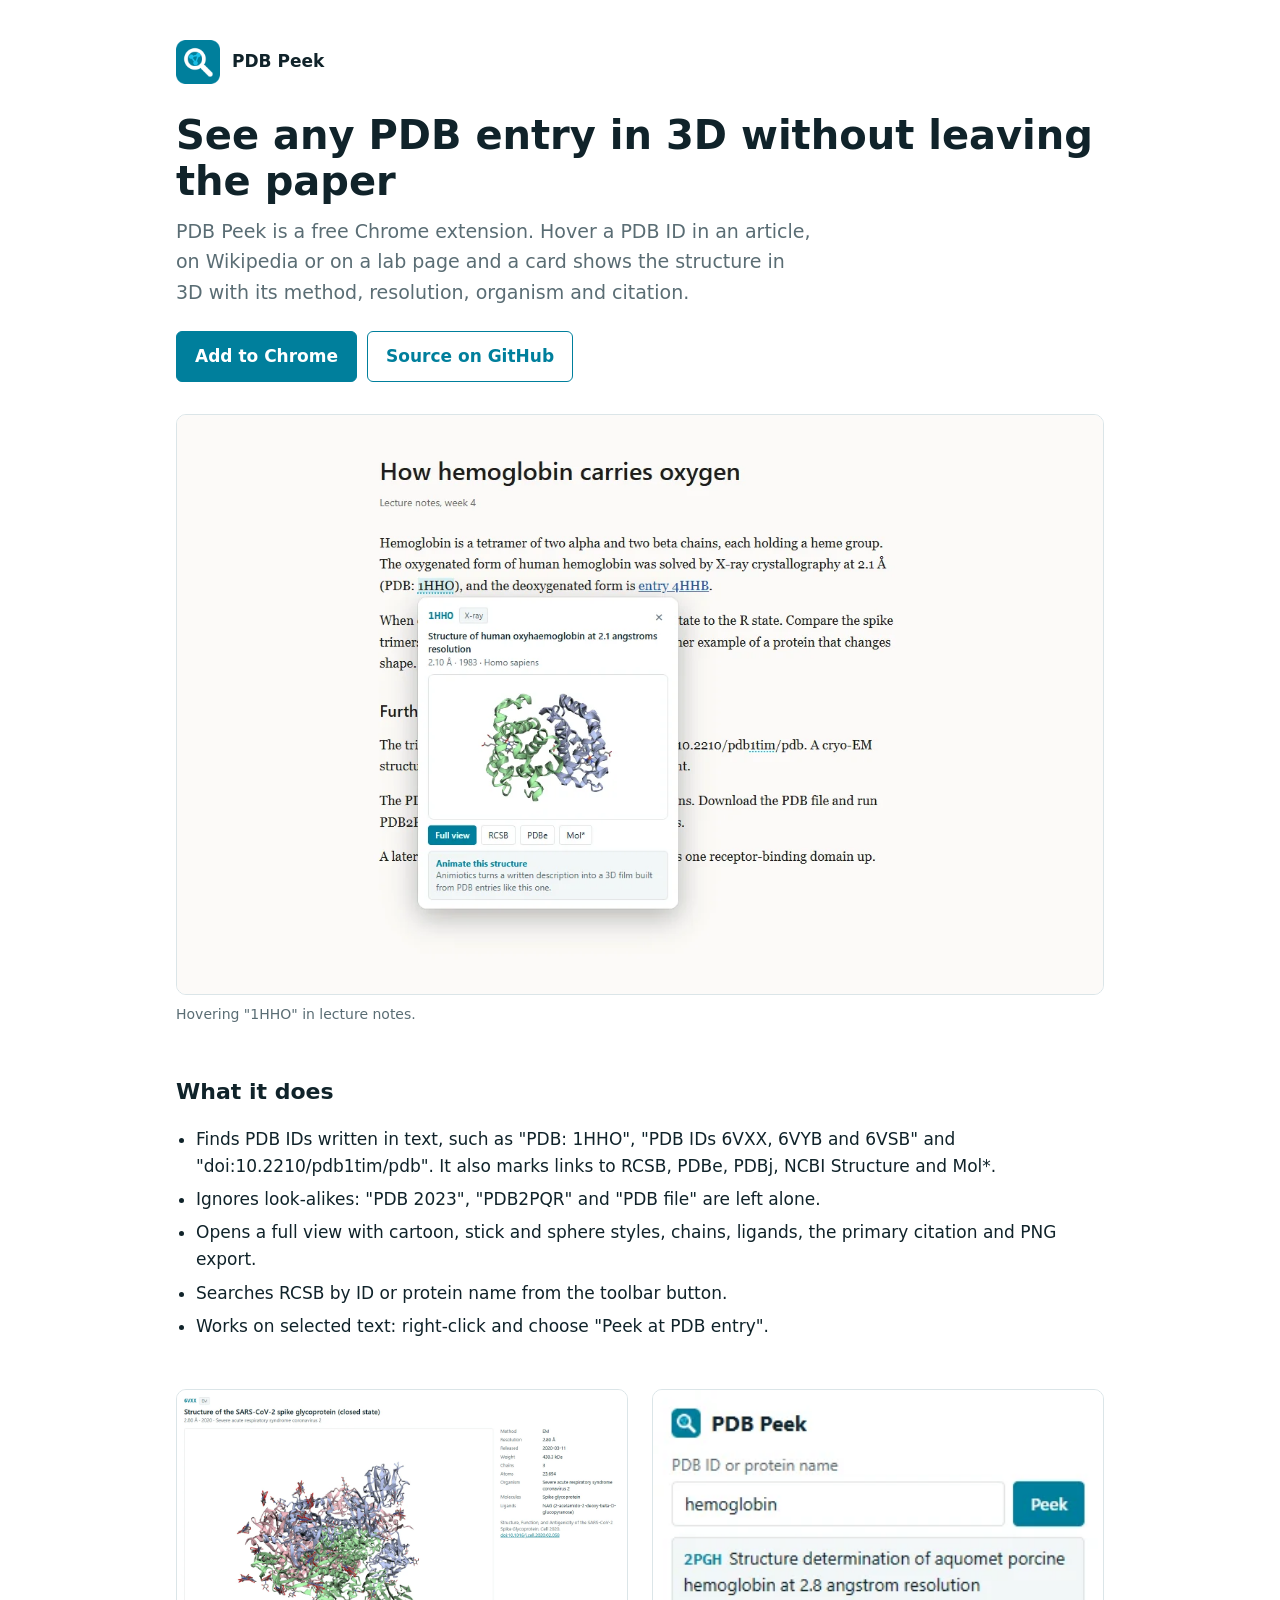
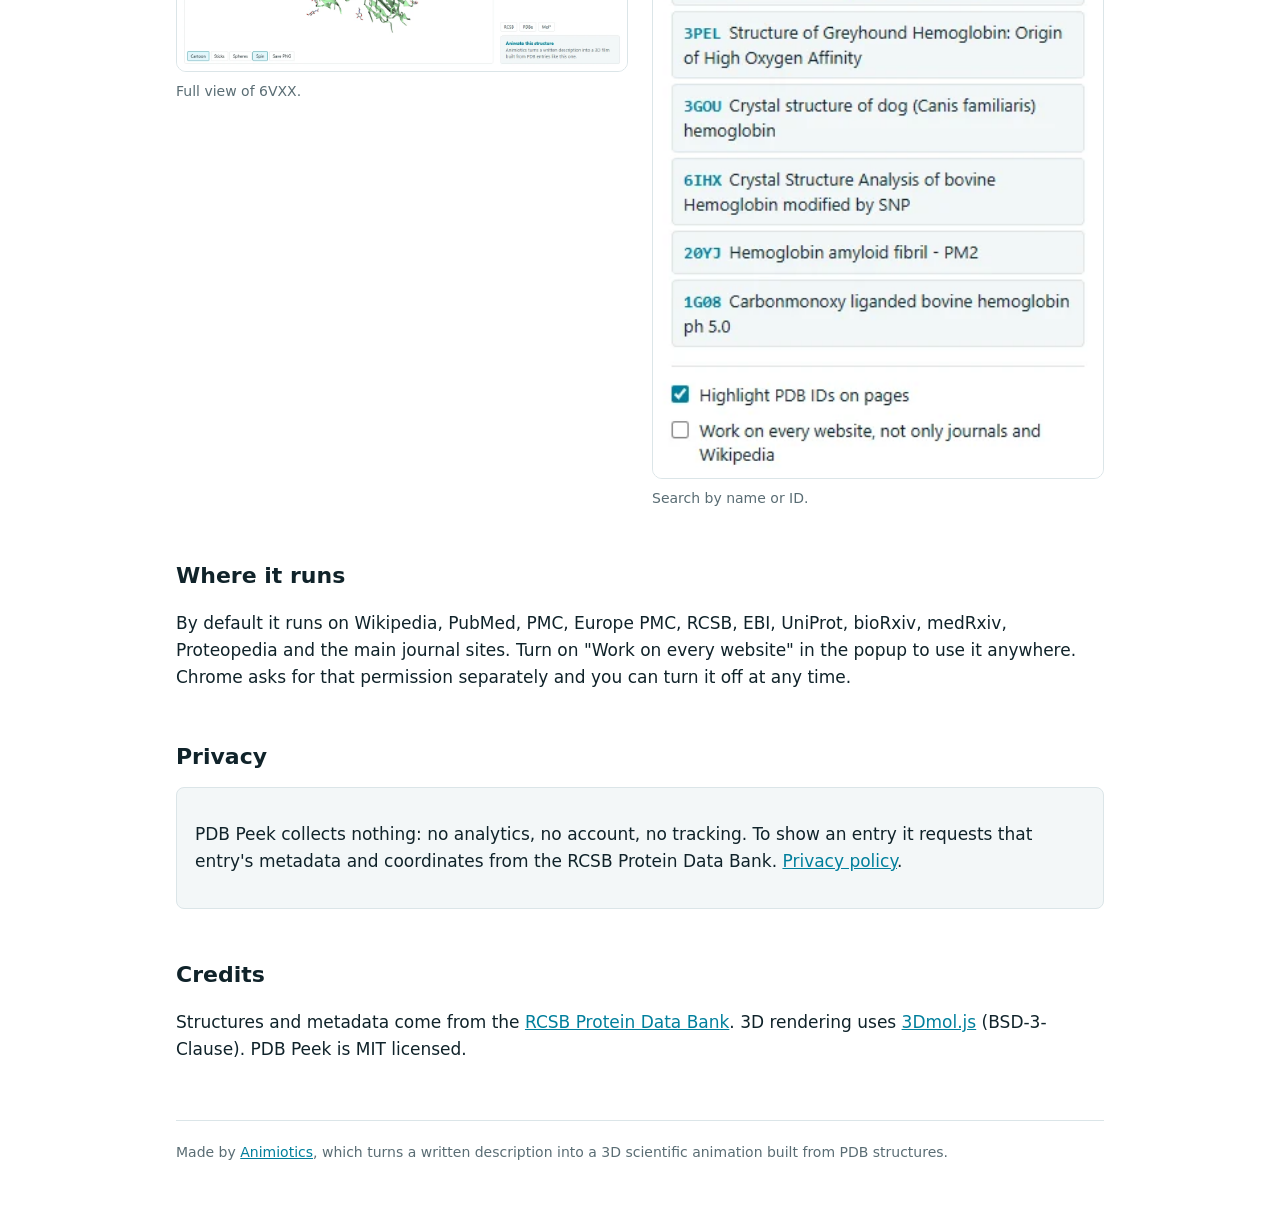
<file: docs/index.html>
<!doctype html>
<html lang="en">
<head>
  <meta charset="utf-8">
  <meta name="viewport" content="width=device-width, initial-scale=1">
  <title>PDB Peek: 3D previews for PDB IDs in papers</title>
  <meta name="description" content="Free Chrome extension. Hover a PDB ID in a paper or on Wikipedia to see the protein structure in 3D with its method, resolution, organism and citation.">
  <link rel="canonical" href="https://daniellachev.github.io/pdb-peek/">
  <link rel="icon" href="img/icon.png">
  <meta property="og:title" content="PDB Peek: 3D previews for PDB IDs in papers">
  <meta property="og:description" content="Hover a PDB ID and see the structure in 3D. Free and open source.">
  <meta property="og:image" content="https://daniellachev.github.io/pdb-peek/img/hover-card.webp">
  <script type="application/ld+json">
  {
    "@context": "https://schema.org",
    "@type": "SoftwareApplication",
    "name": "PDB Peek",
    "applicationCategory": "BrowserApplication",
    "operatingSystem": "Chrome",
    "offers": { "@type": "Offer", "price": "0", "priceCurrency": "USD" },
    "description": "Hover a PDB ID in a paper or on Wikipedia to see the protein structure in 3D with its method, resolution, organism and citation.",
    "author": { "@type": "Organization", "name": "Animiotics", "url": "https://animiotics.com/" },
    "license": "https://opensource.org/licenses/MIT"
  }
  </script>
  <style>
    :root {
      --bg: #ffffff; --surface: #f3f7f8; --text: #10232a; --muted: #5a6d74;
      --line: #dbe5e8; --accent: #007f9c; --accent-text: #ffffff;
      color-scheme: light;
    }
    @media (prefers-color-scheme: dark) {
      :root {
        --bg: #0c252f; --surface: #092934; --text: #e8f3f6; --muted: #9db4bb;
        --line: #1d3d48; --accent: #1bbfe8; --accent-text: #05202a;
        color-scheme: dark;
      }
    }
    * { box-sizing: border-box; }
    body { margin: 0; background: var(--bg); color: var(--text); font: 17px/1.6 system-ui, -apple-system, "Segoe UI", Roboto, sans-serif; }
    main { max-width: 960px; margin: 0 auto; padding: 40px 16px 64px; }
    header { display: flex; align-items: center; gap: 12px; }
    header img { width: 44px; height: 44px; }
    h1 { font-size: clamp(28px, 5vw, 40px); line-height: 1.15; margin: 28px 0 12px; }
    h2 { font-size: 22px; margin: 48px 0 12px; }
    .lead { font-size: 19px; color: var(--muted); max-width: 640px; margin: 0 0 24px; }
    .actions { display: flex; flex-wrap: wrap; gap: 10px; }
    .button { display: inline-block; padding: 11px 18px; border-radius: 6px; border: 1px solid var(--accent); text-decoration: none; font-weight: 600; }
    .button.primary { background: var(--accent); color: var(--accent-text); }
    .button.secondary { color: var(--accent); }
    figure { margin: 32px 0 0; }
    figure img { width: 100%; height: auto; border: 1px solid var(--line); border-radius: 10px; display: block; }
    figcaption { color: var(--muted); font-size: 14px; margin-top: 8px; }
    ul { padding-left: 20px; }
    li { margin: 6px 0; }
    .grid { display: grid; grid-template-columns: 1fr 1fr; gap: 24px; align-items: start; }
    .note { background: var(--surface); border: 1px solid var(--line); border-radius: 8px; padding: 16px 18px; }
    code { font-family: ui-monospace, Consolas, monospace; font-size: 0.92em; background: var(--surface); padding: 1px 5px; border-radius: 3px; }
    a { color: var(--accent); }
    footer { margin-top: 56px; padding-top: 20px; border-top: 1px solid var(--line); color: var(--muted); font-size: 14px; }
    @media (max-width: 720px) { .grid { grid-template-columns: 1fr; } }
  </style>
</head>
<body>
  <main>
    <header>
      <img src="img/icon.png" alt="" width="44" height="44">
      <strong>PDB Peek</strong>
    </header>

    <h1>See any PDB entry in 3D without leaving the paper</h1>
    <p class="lead">PDB Peek is a free Chrome extension. Hover a PDB ID in an article, on Wikipedia or on a lab page and a card shows the structure in 3D with its method, resolution, organism and citation.</p>
    <div class="actions">
      <a class="button primary" id="install" href="https://github.com/daniellachev/pdb-peek#install-from-source">Add to Chrome</a>
      <a class="button secondary" href="https://github.com/daniellachev/pdb-peek">Source on GitHub</a>
    </div>

    <figure>
      <img src="img/hover-card.webp" width="1280" height="800" alt="A hover card over the ID 1HHO in lecture notes, showing human oxyhaemoglobin in 3D with X-ray, 2.10 angstroms, 1983 and Homo sapiens">
      <figcaption>Hovering "1HHO" in lecture notes.</figcaption>
    </figure>

    <h2>What it does</h2>
    <ul>
      <li>Finds PDB IDs written in text, such as "PDB: 1HHO", "PDB IDs 6VXX, 6VYB and 6VSB" and "doi:10.2210/pdb1tim/pdb". It also marks links to RCSB, PDBe, PDBj, NCBI Structure and Mol*.</li>
      <li>Ignores look-alikes: "PDB 2023", "PDB2PQR" and "PDB file" are left alone.</li>
      <li>Opens a full view with cartoon, stick and sphere styles, chains, ligands, the primary citation and PNG export.</li>
      <li>Searches RCSB by ID or protein name from the toolbar button.</li>
      <li>Works on selected text: right-click and choose "Peek at PDB entry".</li>
    </ul>

    <div class="grid">
      <figure>
        <img src="img/full-view.webp" width="1280" height="800" alt="Full view of 6VXX, the SARS-CoV-2 spike glycoprotein, with method, resolution, chains, ligands and citation">
        <figcaption>Full view of 6VXX.</figcaption>
      </figure>
      <figure>
        <img src="img/popup.webp" width="340" height="520" alt="The toolbar popup searching RCSB for hemoglobin">
        <figcaption>Search by name or ID.</figcaption>
      </figure>
    </div>

    <h2>Where it runs</h2>
    <p>By default it runs on Wikipedia, PubMed, PMC, Europe PMC, RCSB, EBI, UniProt, bioRxiv, medRxiv, Proteopedia and the main journal sites. Turn on "Work on every website" in the popup to use it anywhere. Chrome asks for that permission separately and you can turn it off at any time.</p>

    <h2>Privacy</h2>
    <div class="note">
      <p>PDB Peek collects nothing: no analytics, no account, no tracking. To show an entry it requests that entry's metadata and coordinates from the RCSB Protein Data Bank. <a href="privacy.html">Privacy policy</a>.</p>
    </div>

    <h2>Credits</h2>
    <p>Structures and metadata come from the <a href="https://www.rcsb.org/">RCSB Protein Data Bank</a>. 3D rendering uses <a href="https://3dmol.org/">3Dmol.js</a> (BSD-3-Clause). PDB Peek is MIT licensed.</p>

    <footer>
      Made by <a href="https://animiotics.com/?utm_source=pdb_peek_site&amp;utm_medium=referral&amp;utm_campaign=pdb_peek">Animiotics</a>, which turns a written description into a 3D scientific animation built from PDB structures.
    </footer>
  </main>
</body>
</html>
</file>
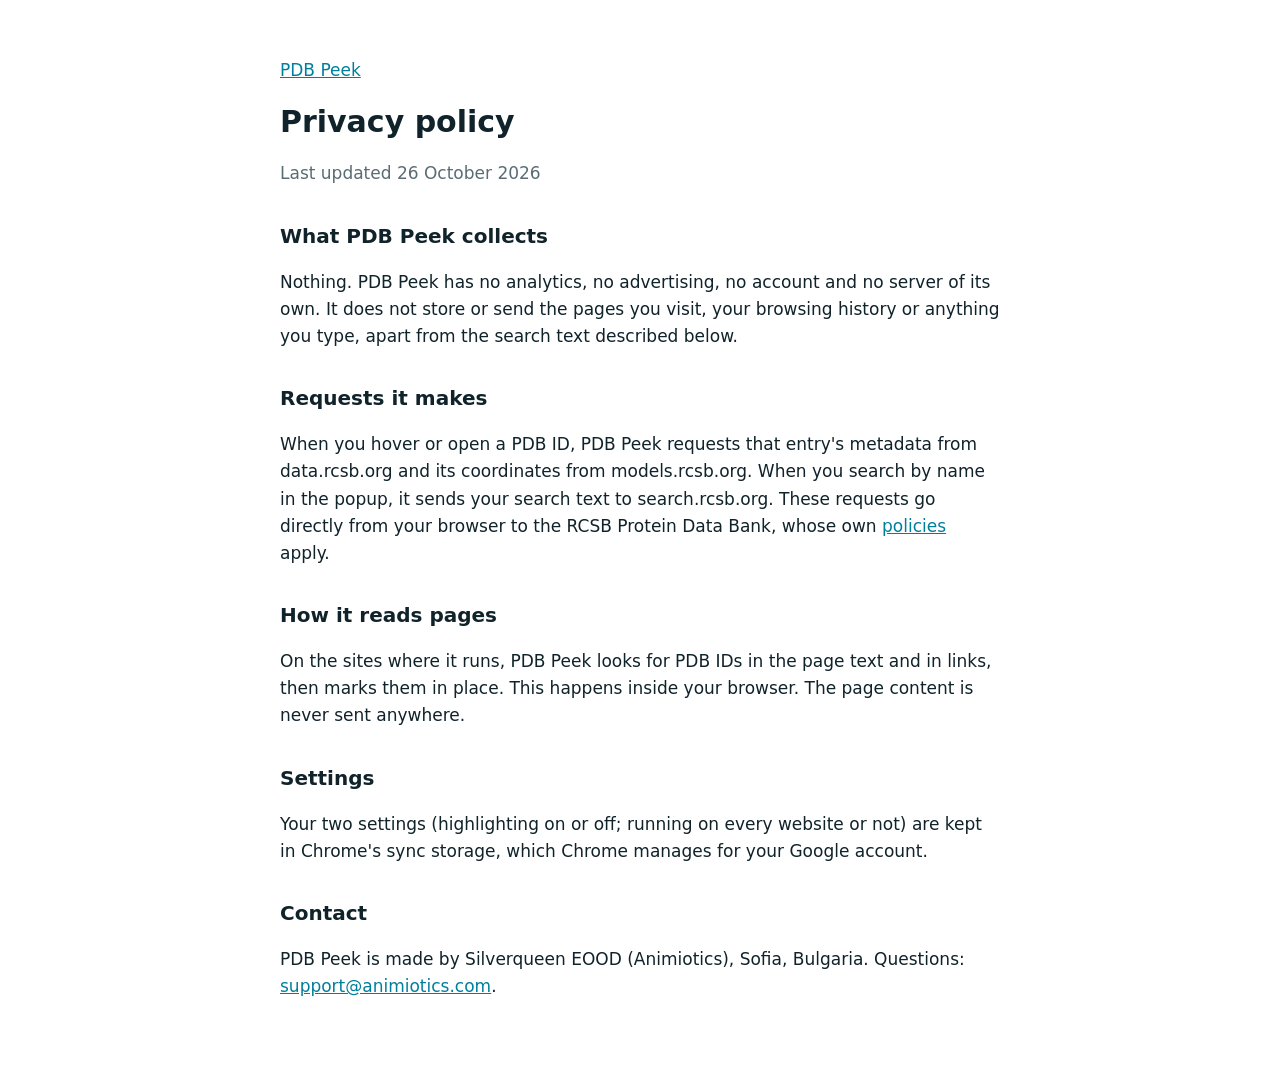
<file: docs/privacy.html>
<!doctype html>
<html lang="en">
<head>
  <meta charset="utf-8">
  <meta name="viewport" content="width=device-width, initial-scale=1">
  <title>PDB Peek privacy policy</title>
  <link rel="canonical" href="https://daniellachev.github.io/pdb-peek/privacy.html">
  <style>
    :root { --bg: #ffffff; --text: #10232a; --muted: #5a6d74; --accent: #007f9c; color-scheme: light; }
    @media (prefers-color-scheme: dark) { :root { --bg: #0c252f; --text: #e8f3f6; --muted: #9db4bb; --accent: #1bbfe8; color-scheme: dark; } }
    body { margin: 0; background: var(--bg); color: var(--text); font: 17px/1.6 system-ui, -apple-system, "Segoe UI", Roboto, sans-serif; }
    main { max-width: 720px; margin: 0 auto; padding: 40px 16px 64px; }
    h1 { font-size: 30px; line-height: 1.2; }
    h2 { font-size: 20px; margin-top: 32px; }
    a { color: var(--accent); }
    .muted { color: var(--muted); }
  </style>
</head>
<body>
  <main>
    <p><a href="./">PDB Peek</a></p>
    <h1>Privacy policy</h1>
    <p class="muted">Last updated 26 October 2026</p>

    <h2>What PDB Peek collects</h2>
    <p>Nothing. PDB Peek has no analytics, no advertising, no account and no server of its own. It does not store or send the pages you visit, your browsing history or anything you type, apart from the search text described below.</p>

    <h2>Requests it makes</h2>
    <p>When you hover or open a PDB ID, PDB Peek requests that entry's metadata from data.rcsb.org and its coordinates from models.rcsb.org. When you search by name in the popup, it sends your search text to search.rcsb.org. These requests go directly from your browser to the RCSB Protein Data Bank, whose own <a href="https://www.rcsb.org/pages/policies">policies</a> apply.</p>

    <h2>How it reads pages</h2>
    <p>On the sites where it runs, PDB Peek looks for PDB IDs in the page text and in links, then marks them in place. This happens inside your browser. The page content is never sent anywhere.</p>

    <h2>Settings</h2>
    <p>Your two settings (highlighting on or off; running on every website or not) are kept in Chrome's sync storage, which Chrome manages for your Google account.</p>

    <h2>Contact</h2>
    <p>PDB Peek is made by Silverqueen EOOD (Animiotics), Sofia, Bulgaria. Questions: <a href="mailto:support@animiotics.com">support@animiotics.com</a>.</p>
  </main>
</body>
</html>
</file>
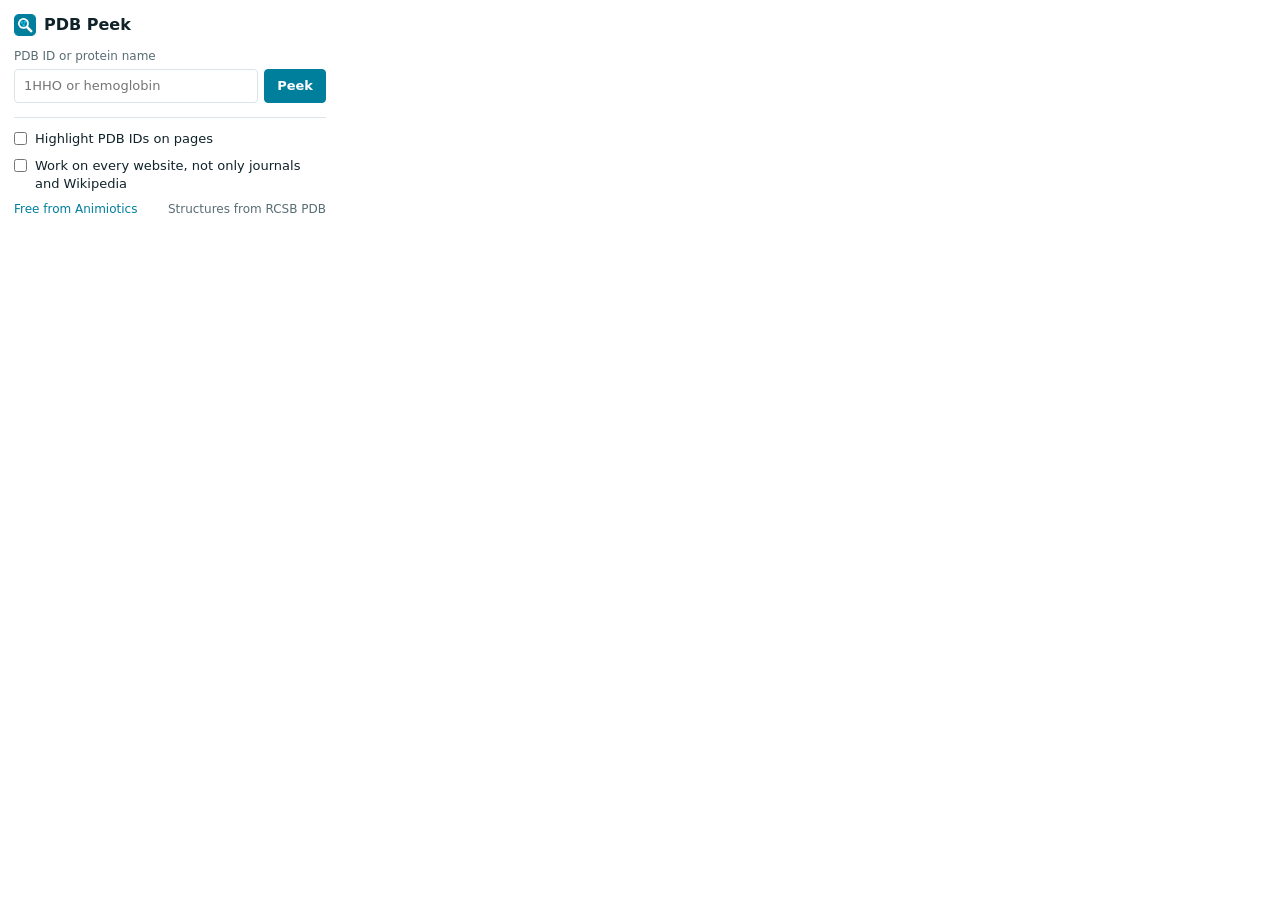
<file: extension/popup.html>
<!doctype html>
<html lang="en">
<head>
  <meta charset="utf-8">
  <title>PDB Peek</title>
  <link rel="stylesheet" href="popup.css">
</head>
<body>
  <main>
    <header>
      <img src="icons/icon-32.png" width="22" height="22" alt="">
      <h1>PDB Peek</h1>
    </header>

    <form id="search">
      <label for="query">PDB ID or protein name</label>
      <div class="row">
        <input id="query" name="query" autocomplete="off" spellcheck="false" placeholder="1HHO or hemoglobin" required>
        <button type="submit">Peek</button>
      </div>
    </form>
    <p class="status" id="status" role="status"></p>
    <ol class="results" id="results"></ol>

    <section class="settings">
      <label class="toggle">
        <input type="checkbox" id="enabled">
        <span>Highlight PDB IDs on pages</span>
      </label>
      <label class="toggle">
        <input type="checkbox" id="all-sites">
        <span>Work on every website, not only journals and Wikipedia</span>
      </label>
    </section>

    <footer>
      <a id="made-by" target="_blank" rel="noopener">Free from Animiotics</a>
      <span>Structures from RCSB PDB</span>
    </footer>
  </main>
  <script src="popup.js"></script>
</body>
</html>
</file>
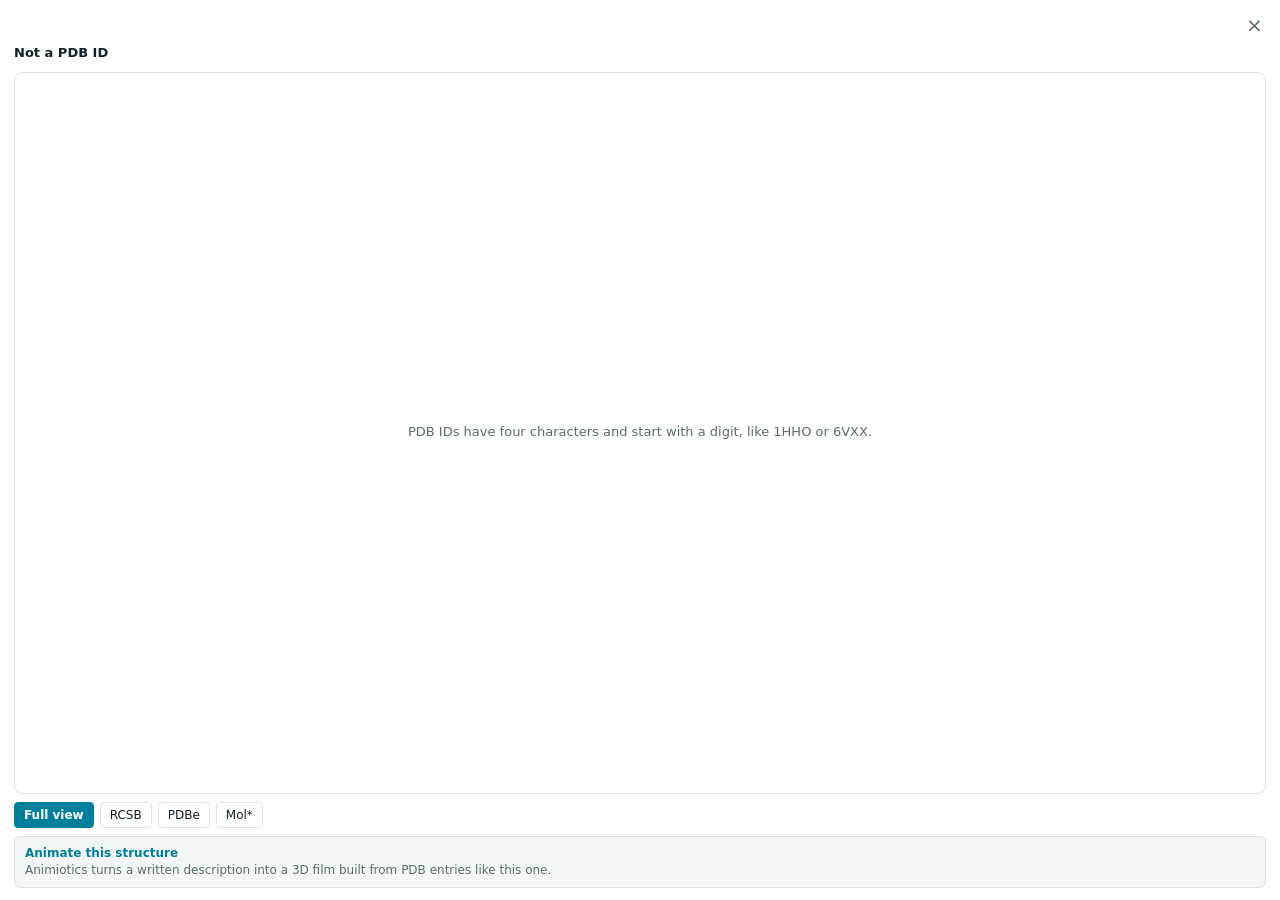
<file: extension/viewer.html>
<!doctype html>
<html lang="en">
<head>
  <meta charset="utf-8">
  <meta name="viewport" content="width=device-width, initial-scale=1">
  <title>PDB Peek</title>
  <link rel="stylesheet" href="viewer.css">
</head>
<body>
  <main class="peek">
    <header class="peek-head">
      <div class="peek-id-row">
        <a class="peek-id" id="peek-id" target="_blank" rel="noopener"></a>
        <span class="peek-method" id="peek-method"></span>
        <button class="peek-close" id="peek-close" type="button" aria-label="Close preview">&times;</button>
      </div>
      <h1 class="peek-title" id="peek-title">Loading structure&hellip;</h1>
      <p class="peek-meta" id="peek-meta"></p>
    </header>

    <section class="peek-stage">
      <div class="peek-3d" id="peek-3d" aria-label="3D structure"></div>
      <p class="peek-status" id="peek-status" role="status"></p>
      <div class="peek-styles" id="peek-styles" role="group" aria-label="Display style">
        <button type="button" data-style="cartoon" aria-pressed="true">Cartoon</button>
        <button type="button" data-style="stick" aria-pressed="false">Sticks</button>
        <button type="button" data-style="sphere" aria-pressed="false">Spheres</button>
        <button type="button" id="peek-spin" aria-pressed="true">Spin</button>
        <button type="button" id="peek-png">Save PNG</button>
      </div>
    </section>

    <section class="peek-details" id="peek-details" hidden>
      <dl id="peek-facts"></dl>
      <p class="peek-citation" id="peek-citation"></p>
    </section>

    <nav class="peek-links" aria-label="Open elsewhere">
      <button type="button" class="peek-full" id="peek-full">Full view</button>
      <a id="link-rcsb" target="_blank" rel="noopener">RCSB</a>
      <a id="link-pdbe" target="_blank" rel="noopener">PDBe</a>
      <a id="link-molstar" target="_blank" rel="noopener">Mol*</a>
    </nav>

    <a class="peek-cta" id="peek-cta" target="_blank" rel="noopener">
      <strong>Animate this structure</strong>
      <span>Animiotics turns a written description into a 3D film built from PDB entries like this one.</span>
    </a>
  </main>
  <script src="vendor/3Dmol-min.js"></script>
  <script src="viewer.js"></script>
</body>
</html>
</file>
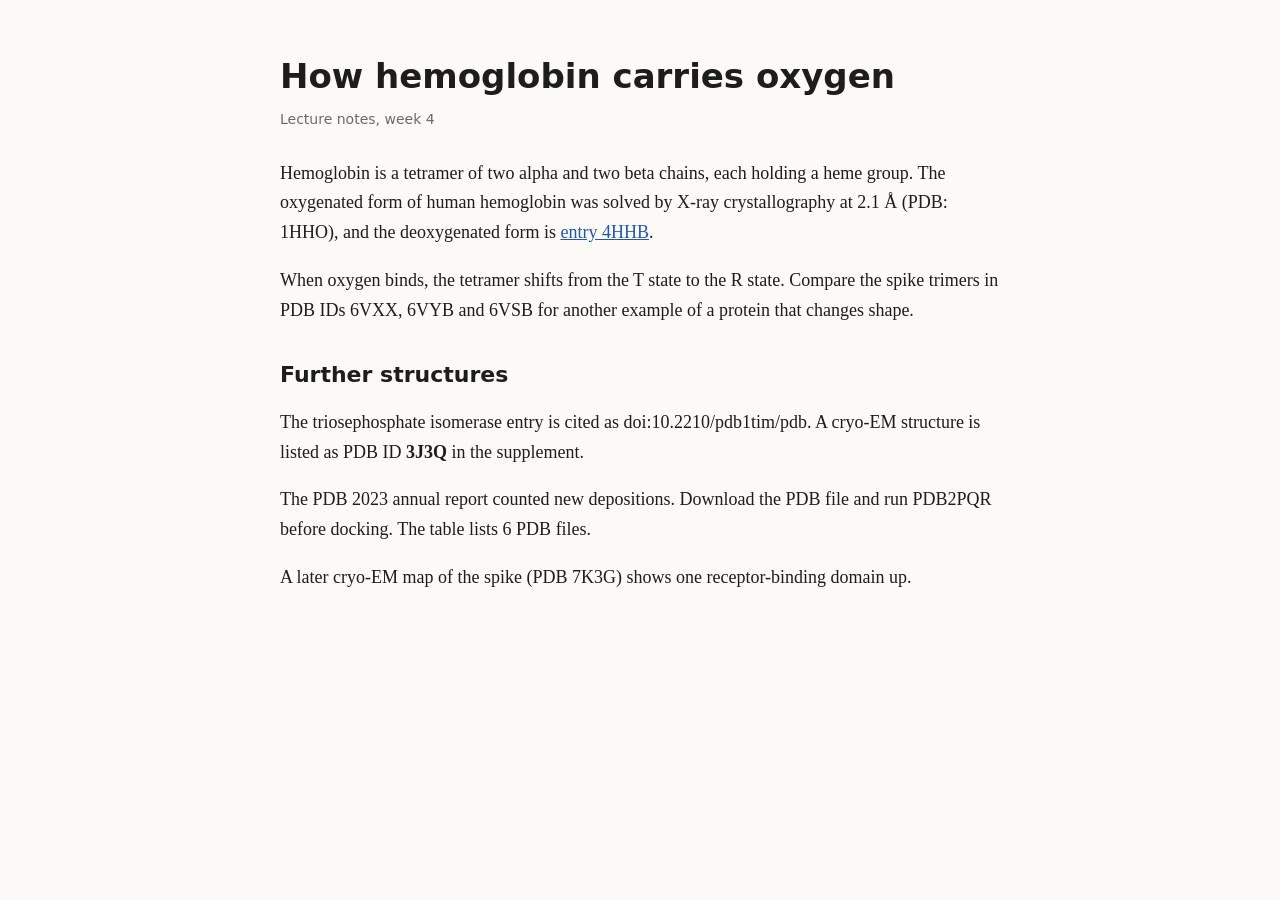
<file: test/demo.html>
<!doctype html>
<html lang="en">
<head>
  <meta charset="utf-8">
  <title>Hemoglobin structure notes</title>
  <style>
    body { margin: 0; background: #fbfaf7; color: #1d1d1b; font: 18px/1.65 Georgia, "Times New Roman", serif; }
    article { max-width: 720px; margin: 0 auto; padding: 56px 24px; }
    h1 { font: 600 34px/1.2 system-ui, sans-serif; margin: 0 0 8px; }
    .byline { font: 14px system-ui, sans-serif; color: #6b6b66; margin-bottom: 32px; }
    h2 { font: 600 22px/1.3 system-ui, sans-serif; margin: 36px 0 8px; }
    a { color: #2457a6; }
  </style>
</head>
<body>
  <article>
    <h1>How hemoglobin carries oxygen</h1>
    <p class="byline">Lecture notes, week 4</p>
    <p id="p-oxy">Hemoglobin is a tetramer of two alpha and two beta chains, each holding a heme group. The oxygenated form of human hemoglobin was solved by X-ray crystallography at 2.1 &Aring; (PDB: 1HHO), and the deoxygenated form is <a id="link-deoxy" href="https://www.rcsb.org/structure/4HHB">entry 4HHB</a>.</p>
    <p id="p-list">When oxygen binds, the tetramer shifts from the T state to the R state. Compare the spike trimers in PDB IDs 6VXX, 6VYB and 6VSB for another example of a protein that changes shape.</p>
    <h2>Further structures</h2>
    <p id="p-split">The triosephosphate isomerase entry is cited as doi:10.2210/pdb1tim/pdb. A cryo-EM structure is listed as PDB ID <b>3J3Q</b> in the supplement.</p>
    <p id="p-negative">The PDB 2023 annual report counted new depositions. Download the PDB file and run PDB2PQR before docking. The table lists 6 PDB files.</p>
  </article>
  <script>
    setTimeout(() => {
      const p = document.createElement("p");
      p.id = "p-dynamic";
      p.textContent = "A later cryo-EM map of the spike (PDB 7K3G) shows one receptor-binding domain up.";
      document.querySelector("article").append(p);
    }, 800);
  </script>
</body>
</html>
</file>
<file: extension/popup.css>
:root {
  --bg: #ffffff;
  --surface: #f3f7f8;
  --text: #10232a;
  --muted: #5a6d74;
  --line: #dbe5e8;
  --accent: #007f9c;
  --accent-text: #ffffff;
  color-scheme: light;
}

@media (prefers-color-scheme: dark) {
  :root {
    --bg: #0c252f;
    --surface: #092934;
    --text: #e8f3f6;
    --muted: #9db4bb;
    --line: #1d3d48;
    --accent: #1bbfe8;
    --accent-text: #05202a;
    color-scheme: dark;
  }
}

* { box-sizing: border-box; }

body {
  margin: 0;
  width: 340px;
  background: var(--bg);
  color: var(--text);
  font: 13px/1.4 system-ui, -apple-system, "Segoe UI", Roboto, sans-serif;
}

main { padding: 14px; }

header {
  display: flex;
  align-items: center;
  gap: 8px;
  margin-bottom: 12px;
}

h1 { margin: 0; font-size: 16px; }

label { display: block; color: var(--muted); font-size: 12px; margin-bottom: 4px; }

.row { display: flex; gap: 6px; }

input[type="text"], input:not([type]) {
  flex: 1;
  min-width: 0;
  padding: 7px 9px;
  border: 1px solid var(--line);
  border-radius: 4px;
  background: var(--bg);
  color: var(--text);
  font: inherit;
}

input:focus { outline: 2px solid var(--accent); outline-offset: -1px; }

button {
  padding: 7px 12px;
  border: 1px solid var(--accent);
  border-radius: 4px;
  background: var(--accent);
  color: var(--accent-text);
  font: inherit;
  font-weight: 600;
  cursor: pointer;
}

.status { margin: 8px 0 0; color: var(--muted); min-height: 0; }
.status:empty { display: none; }

.results { list-style: none; margin: 8px 0 0; padding: 0; }

.results button {
  display: block;
  width: 100%;
  text-align: left;
  border: 1px solid var(--line);
  background: var(--surface);
  color: var(--text);
  font-weight: 400;
  margin-bottom: 4px;
  padding: 6px 8px;
}

.results button:hover { border-color: var(--accent); }
.results b { font-family: ui-monospace, Consolas, monospace; color: var(--accent); margin-right: 6px; }

.settings {
  margin-top: 14px;
  padding-top: 12px;
  border-top: 1px solid var(--line);
}

.toggle {
  display: flex;
  gap: 8px;
  align-items: flex-start;
  color: var(--text);
  font-size: 13px;
  margin-bottom: 8px;
  cursor: pointer;
}

.toggle input { margin: 2px 0 0; accent-color: var(--accent); }

footer {
  display: flex;
  justify-content: space-between;
  margin-top: 6px;
  font-size: 12px;
  color: var(--muted);
}

footer a { color: var(--accent); text-decoration: none; }
footer a:hover { text-decoration: underline; }
</file>
<file: extension/viewer.css>
:root {
  --bg: #ffffff;
  --surface: #f3f7f8;
  --text: #10232a;
  --muted: #5a6d74;
  --line: #dbe5e8;
  --accent: #007f9c;
  --accent-text: #ffffff;
  --accent-soft: #e3f6fb;
  --stage: #ffffff;
  color-scheme: light;
}

@media (prefers-color-scheme: dark) {
  :root {
    --bg: #0c252f;
    --surface: #092934;
    --text: #e8f3f6;
    --muted: #9db4bb;
    --line: #1d3d48;
    --accent: #1bbfe8;
    --accent-text: #05202a;
    --accent-soft: #103746;
    --stage: #092934;
    color-scheme: dark;
  }
}

* { box-sizing: border-box; }

html, body {
  margin: 0;
  height: 100%;
  background: var(--bg);
  color: var(--text);
  font: 13px/1.4 system-ui, -apple-system, "Segoe UI", Roboto, sans-serif;
}

button, a { font: inherit; }

.peek {
  display: flex;
  flex-direction: column;
  height: 100%;
  padding: 12px 14px;
  gap: 8px;
}

.peek-head { flex: none; }

.peek-id-row {
  display: flex;
  align-items: center;
  gap: 8px;
}

.peek-id {
  font: 600 15px/1 ui-monospace, "SF Mono", Consolas, monospace;
  color: var(--accent);
  text-decoration: none;
  letter-spacing: 0.04em;
}

.peek-id:hover { text-decoration: underline; }

.peek-method {
  font-size: 11px;
  color: var(--muted);
  background: var(--surface);
  border: 1px solid var(--line);
  border-radius: 3px;
  padding: 2px 6px;
}

.peek-method:empty { display: none; }

.peek-close {
  margin-left: auto;
  width: 26px;
  height: 26px;
  border: 0;
  border-radius: 4px;
  background: transparent;
  color: var(--muted);
  font-size: 20px;
  line-height: 1;
  cursor: pointer;
}

.peek-close:hover { background: var(--surface); color: var(--text); }

.peek-title {
  margin: 6px 0 2px;
  font-size: 13px;
  font-weight: 600;
  line-height: 1.35;
  display: -webkit-box;
  -webkit-line-clamp: 2;
  -webkit-box-orient: vertical;
  overflow: hidden;
}

.peek-meta {
  margin: 0;
  color: var(--muted);
  font-size: 12px;
  white-space: nowrap;
  overflow: hidden;
  text-overflow: ellipsis;
}

.peek-stage {
  position: relative;
  flex: 1 1 auto;
  min-height: 150px;
  border: 1px solid var(--line);
  border-radius: 8px;
  background: var(--stage);
  overflow: hidden;
}

.peek-3d {
  position: absolute;
  inset: 0;
}

.peek-status {
  position: absolute;
  inset: 0;
  margin: 0;
  display: flex;
  align-items: center;
  justify-content: center;
  padding: 16px;
  text-align: center;
  color: var(--muted);
  pointer-events: none;
}

.peek-status:empty { display: none; }

.peek-styles {
  position: absolute;
  left: 8px;
  bottom: 8px;
  display: flex;
  flex-wrap: wrap;
  gap: 4px;
}

.peek-styles button,
.peek-links a,
.peek-links button {
  border: 1px solid var(--line);
  background: var(--bg);
  color: var(--text);
  border-radius: 4px;
  padding: 4px 9px;
  font-size: 12px;
  text-decoration: none;
  cursor: pointer;
}

.peek-styles button[aria-pressed="true"] {
  background: var(--accent-soft);
  border-color: var(--accent);
}

.peek-styles button:hover,
.peek-links a:hover,
.peek-links button:hover { border-color: var(--accent); }

.peek-links {
  flex: none;
  display: flex;
  gap: 6px;
}

.peek-links .peek-full {
  background: var(--accent);
  border-color: var(--accent);
  color: var(--accent-text);
  font-weight: 600;
}

.peek-cta {
  flex: none;
  display: block;
  padding: 8px 10px;
  border-radius: 6px;
  background: var(--surface);
  border: 1px solid var(--line);
  color: var(--text);
  text-decoration: none;
  font-size: 12px;
}

.peek-cta strong { display: block; color: var(--accent); }
.peek-cta span { color: var(--muted); }
.peek-cta:hover { border-color: var(--accent); }

/* The hover card keeps only what fits in 360 x 430. */
[data-mode="card"] .peek-styles,
[data-mode="card"] .peek-details { display: none; }

/* Full view: structure on the left, facts on the right. */
[data-mode="full"] .peek {
  display: grid;
  grid-template-columns: minmax(0, 1fr) 340px;
  grid-template-rows: auto 1fr auto auto;
  grid-template-areas:
    "head head"
    "stage details"
    "stage links"
    "stage cta";
  max-width: 1280px;
  margin: 0 auto;
  padding: 20px;
  gap: 12px 20px;
}

[data-mode="full"] .peek-head { grid-area: head; }
[data-mode="full"] .peek-title { font-size: 20px; -webkit-line-clamp: 3; }
[data-mode="full"] .peek-meta { font-size: 14px; white-space: normal; }
[data-mode="full"] .peek-close { display: none; }
[data-mode="full"] .peek-stage { grid-area: stage; min-height: 420px; }
[data-mode="full"] .peek-details { grid-area: details; overflow: auto; }
[data-mode="full"] .peek-links { grid-area: links; }
[data-mode="full"] .peek-links .peek-full { display: none; }
[data-mode="full"] .peek-cta { grid-area: cta; font-size: 13px; padding: 12px 14px; }

.peek-details dl {
  margin: 0;
  display: grid;
  grid-template-columns: 110px 1fr;
  gap: 6px 10px;
}

.peek-details dt { color: var(--muted); }
.peek-details dd { margin: 0; overflow-wrap: anywhere; }
.peek-citation { color: var(--muted); margin: 12px 0 0; }
.peek-citation a { color: var(--accent); }

@media (max-width: 760px) {
  [data-mode="full"] .peek {
    grid-template-columns: minmax(0, 1fr);
    grid-template-rows: auto 60vh auto auto auto;
    grid-template-areas: "head" "stage" "details" "links" "cta";
    padding: 12px 16px;
  }
}
</file>
